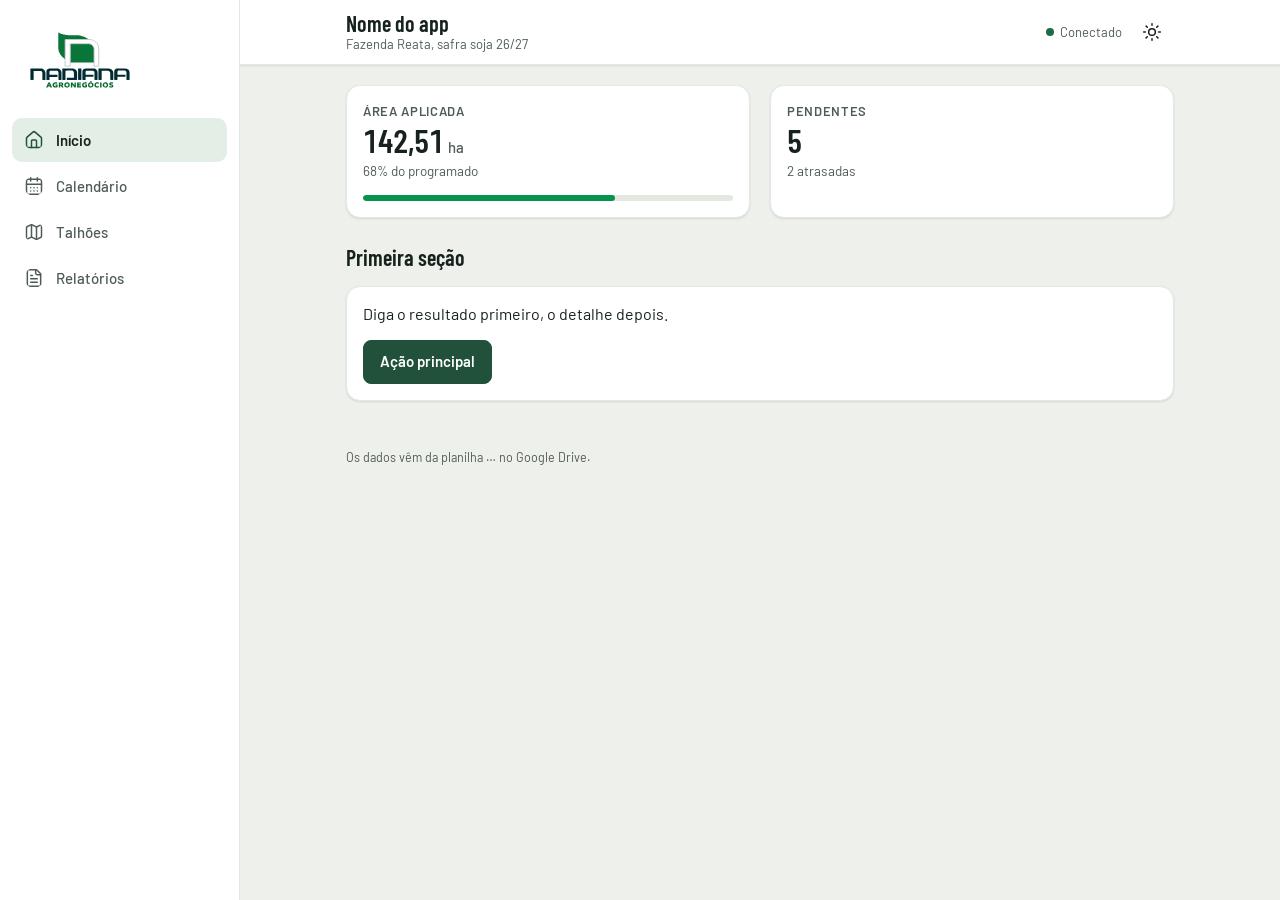
<file: v1/modelo.html>
<!doctype html>
<html lang="pt-BR">
<head>
<meta charset="utf-8">
<meta name="viewport" content="width=device-width, initial-scale=1, viewport-fit=cover">
<meta name="theme-color" content="#FFFFFF">
<title>Nome do app – Nadiana</title>
<!-- Modelo de partida para um novo app da Nadiana. Copie este arquivo e troque os caminhos relativos por https://fabianodsf12-beep.github.io/nadiana-design/v1/. -->
<link rel="icon" href="logos/nadiana-simbolo.png">
<link rel="stylesheet" href="tokens.css">
<link rel="stylesheet" href="componentes.css">
<script src="icones.js"></script>
<script src="nadiana.js" defer></script>
<style>
/* Estilos só deste app. Use sempre var(--token); nenhuma cor solta. */
main{display:flex;flex-direction:column;gap:var(--space-6);padding-block:var(--space-5)}
</style>
</head>
<body>
<div class="nd-app">
  <!-- Navegação: embaixo no celular, lateral no computador. Até 5 itens. -->
  <nav class="nd-nav desliza" aria-label="Principal">
    <div class="marca"><span class="nd-logo"><img src="logos/nadiana-logo-vertical.svg" alt="Nadiana Agronegócios"></span></div>
    <a href="#" aria-current="page"><svg class="nd-ic" aria-hidden="true"><use href="#i-house"/></svg>Início</a>
    <a href="#"><svg class="nd-ic" aria-hidden="true"><use href="#i-calendar-days"/></svg>Calendário</a>
    <a href="#"><svg class="nd-ic" aria-hidden="true"><use href="#i-map"/></svg>Talhões</a>
    <a href="#"><svg class="nd-ic" aria-hidden="true"><use href="#i-file-text"/></svg>Relatórios</a>
  </nav>

  <div class="nd-conteudo">
    <header class="nd-topo">
      <div class="nd-wrap">
        <img class="nd-simbolo" src="logos/nadiana-simbolo.svg" alt="Nadiana">
        <div class="app"><h1>Nome do app</h1><p>Fazenda Reata, safra soja 26/27</p></div>
        <div class="acoes">
          <span class="nd-net"><i></i>Conectado</span>
          <button class="nd-btn icone leve" type="button" data-nd-tema aria-label="Trocar tema claro/escuro"><svg class="nd-ic" aria-hidden="true"><use href="#i-sun"/></svg></button>
        </div>
      </div>
    </header>

    <main class="nd-wrap">
      <div class="nd-grade">
        <div class="nd-cartao"><div class="nd-kpi"><span class="rot">Área aplicada</span><span class="val">142,51<small>ha</small></span><span class="var">68% do programado</span></div><div class="nd-barra"><i style="--v:68%"></i></div></div>
        <div class="nd-cartao"><div class="nd-kpi"><span class="rot">Pendentes</span><span class="val">5</span><span class="var">2 atrasadas</span></div></div>
      </div>

      <section class="nd-secao">
        <h2>Primeira seção</h2>
        <div class="nd-cartao">
          <p class="nd-corpo" style="margin:0">Diga o resultado primeiro, o detalhe depois.</p>
          <div><button class="nd-btn primario" type="button" onclick="Nadiana.aviso('Ação feita')">Ação principal</button></div>
        </div>
      </section>

      <footer class="nd-rodape">Os dados vêm da planilha … no Google Drive.</footer>
    </main>
  </div>
</div>
</body>
</html>
</file>
<file: v1/tokens.css>
/* Nadiana — gerado de tokens.json por gerar_tokens.py. Não edite à mão. */
@font-face{font-family:'Barlow';font-weight:400;font-style:normal;font-display:swap;src:url('fonts/Barlow-400.woff2') format('woff2')}
@font-face{font-family:'Barlow';font-weight:500;font-style:normal;font-display:swap;src:url('fonts/Barlow-500.woff2') format('woff2')}
@font-face{font-family:'Barlow';font-weight:600;font-style:normal;font-display:swap;src:url('fonts/Barlow-600.woff2') format('woff2')}
@font-face{font-family:'Barlow Condensed';font-weight:500;font-style:normal;font-display:swap;src:url('fonts/BarlowCondensed-500.woff2') format('woff2')}
@font-face{font-family:'Barlow Condensed';font-weight:600;font-style:normal;font-display:swap;src:url('fonts/BarlowCondensed-600.woff2') format('woff2')}
@font-face{font-family:'Barlow Condensed';font-weight:700;font-style:normal;font-display:swap;src:url('fonts/BarlowCondensed-700.woff2') format('woff2')}
:root{
  --nadiana-verde:#04954D;--nadiana-verde-escuro:#007637;--nadiana-verde-claro:#04B365;--nadiana-petroleo:#01252B;--nadiana-preto:#171717;--verde-50:#E9FDED;--verde-100:#D5F7DD;--verde-200:#ACEBBD;--verde-300:#76D493;--verde-400:#04B365;--verde-500:#04954D;--verde-600:#007637;--verde-700:#025A2C;--verde-800:#034320;--verde-900:#062C15;--petroleo-50:#ECF7FA;--petroleo-100:#DBEDF1;--petroleo-200:#BFDADF;--petroleo-300:#98BCC3;--petroleo-400:#6D99A2;--petroleo-500:#487982;--petroleo-600:#2C5E67;--petroleo-700:#1A474F;--petroleo-800:#0D353C;--petroleo-900:#01252B;--apoio-terra:#79512C;--apoio-terra-claro:#F9EEE4;--apoio-palha:#8E7224;--apoio-palha-claro:#FCF1D8;--apoio-ceu:#196EA9;--apoio-ceu-claro:#E4F2FE;--apoio-sol:#E4B826;--apoio-sol-claro:#FFF3D2;--apoio-agua:#017B80;--apoio-agua-claro:#DEF6F7;--bg:#EDF0EB;--panel:#FFFFFF;--panel2:#F6F8F5;--ink:#17221C;--muted:#4F5C55;--line:#C9D1C7;--line2:#E3E8E1;--brand:#21513B;--brand-ink:#FFFFFF;--brand-soft:#E3EEE7;--ok:#1E6B45;--warn:#6B4A04;--warn-bg:#FDF2CF;--bad:#8A2D07;--bad-bg:#FDE7D8;--focus:#1E6FB8;--s-programada:#5E6A63;--s-prox7:#6FA6D2;--s-janela:#D99A06;--s-atrasada:#C2410C;--s-adiantada:#7462C4;--s-none:#E1E6DF;--mapa-aplicado:#D85C1E;--mapa-campo:#E6EBE5;--mapa-convencional:#A9B3AF;--infestacao-1:#F5CDA6;--infestacao-2:#EFA266;--infestacao-3:#D8692A;--infestacao-4:#8E3A0E;--relatorio-petroleo:#12303A;--graf-1:#04954D;--graf-2:#2A78D6;--graf-3:#D55181;--graf-4:#6250D6;--graf-5:#8B8C27;--graf-6:#0E9BB4;--graf-7:#AB9017;--graf-8:#C8729C;--graf-outros:#A9B3AF;
  --space-1:4px;--space-2:8px;--space-3:12px;--space-3_5:14px;--space-4:16px;--space-5:20px;--space-6:24px;--radius-xs:2px;--radius-sm:4px;--radius-md:8px;--radius-lg:10px;--radius-xl:12px;--radius-2xl:14px;--radius-pill:999px;--sombra-1:0 1px 2px rgba(16,28,22,.06), 0 1px 3px rgba(16,28,22,.05);--sombra-2:0 4px 12px -2px rgba(16,28,22,.12), 0 2px 4px rgba(16,28,22,.06);--sombra-3:0 16px 40px -8px rgba(0,0,0,.28), 0 4px 12px rgba(0,0,0,.12);--font-body:"Barlow", "Segoe UI", system-ui, sans-serif;--font-display:"Barlow Condensed", "Barlow", sans-serif;
  color-scheme:light;
}
@media (prefers-color-scheme: dark){
  :root:not([data-theme="light"]){--bg:#111814;--panel:#18211D;--panel2:#1F2A25;--ink:#E5ECE7;--muted:#A3B0A8;--line:#36433C;--line2:#2A3530;--brand:#2F7553;--brand-soft:#21362B;--ok:#7CC6A0;--warn:#F0C65A;--warn-bg:#3A3015;--bad:#F39A6B;--bad-bg:#3B2117;--focus:#7DB8EE;--s-programada:#B4BDB7;--s-prox7:#7DB4E0;--s-janela:#F0B52B;--s-atrasada:#F07A3C;--s-adiantada:#9B8BE0;--s-none:#25302A;--graf-2:#3987E5;--graf-4:#9085E9;--graf-5:#91922F;--graf-6:#1AA0B9;--graf-8:#CC6F9D;--graf-outros:#5E6A63;color-scheme:dark}
}
:root[data-theme="dark"]{--bg:#111814;--panel:#18211D;--panel2:#1F2A25;--ink:#E5ECE7;--muted:#A3B0A8;--line:#36433C;--line2:#2A3530;--brand:#2F7553;--brand-soft:#21362B;--ok:#7CC6A0;--warn:#F0C65A;--warn-bg:#3A3015;--bad:#F39A6B;--bad-bg:#3B2117;--focus:#7DB8EE;--s-programada:#B4BDB7;--s-prox7:#7DB4E0;--s-janela:#F0B52B;--s-atrasada:#F07A3C;--s-adiantada:#9B8BE0;--s-none:#25302A;--graf-2:#3987E5;--graf-4:#9085E9;--graf-5:#91922F;--graf-6:#1AA0B9;--graf-8:#CC6F9D;--graf-outros:#5E6A63;color-scheme:dark}
.nd-numero-destaque{font-family:var(--font-display);font-size:30px;font-weight:600;line-height:1.05}
.nd-titulo-pagina{font-family:var(--font-display);font-size:28px;font-weight:600;line-height:1.05}
.nd-subtitulo{font-family:var(--font-display);font-size:18px;font-weight:600;line-height:1.05}
.nd-corpo-destaque{font-family:var(--font-body);font-size:17px;font-weight:500;line-height:1.4}
.nd-corpo{font-family:var(--font-body);font-size:16px;font-weight:400;line-height:1.4}
.nd-corpo-pequeno{font-family:var(--font-body);font-size:14px;font-weight:400;line-height:1.4}
.nd-rotulo{font-family:var(--font-body);font-size:13px;font-weight:600;line-height:1.4;letter-spacing:0.05em;text-transform:uppercase}
.nd-legenda{font-family:var(--font-body);font-size:12.5px;font-weight:400;line-height:1.4}
</file>
<file: v1/componentes.css>
/* Nadiana — base e componentes. Usa só os tokens de tokens.css (carregue tokens.css antes deste). */

/* Movimento: tempos e curva padrão */
:root{--dur-rapida:120ms;--dur-media:200ms;--dur-lenta:320ms;--curva:cubic-bezier(.2,.8,.2,1);--curva-mola:cubic-bezier(.34,1.56,.64,1);--nav-altura:64px}

/* Base */
*,*::before,*::after{box-sizing:border-box}
html{scroll-padding-top:calc(env(safe-area-inset-top,0px) + 72px);-webkit-text-size-adjust:100%}
body{margin:0;background:var(--bg);color:var(--ink);font-family:var(--font-body);font-size:16px;line-height:1.4;min-height:100vh;-webkit-font-smoothing:antialiased}
button,input,select,textarea{font:inherit;color:inherit}
button{-webkit-tap-highlight-color:transparent}
:focus-visible{outline:2px solid var(--focus);outline-offset:3px}
h1,h2,h3{text-wrap:balance}
.nd-num{font-family:var(--font-display);font-variant-numeric:tabular-nums}
.nd-muted{color:var(--muted)}
.nd-wrap{width:100%;max-width:860px;margin:0 auto;padding-left:max(var(--space-4),env(safe-area-inset-left,0px));padding-right:max(var(--space-4),env(safe-area-inset-right,0px))}
.nd-wrap.largo{max-width:1440px}
.nd-wrap.estreito{max-width:640px}
/* Painel que ocupa a tela: .nd-wrap.cheio vai até 2.560 px e a margem lateral cresce com a tela.
   .nd-alto-tela: mapa ou gráfico principal com a altura visível da tela (menos o cabeçalho) */
:root{--margem-tela:clamp(16px,2vw,48px)}
.nd-wrap.cheio{max-width:2560px;padding-left:max(var(--margem-tela),env(safe-area-inset-left,0px));padding-right:max(var(--margem-tela),env(safe-area-inset-right,0px))}
.nd-alto-tela{height:clamp(380px,calc(100dvh - var(--alto-tela-desconto,190px)),1300px)}
.nd-grafico.cresce{height:clamp(260px,19vw,460px)}
.nd-sr{position:absolute;width:1px;height:1px;overflow:hidden;clip:rect(0 0 0 0);white-space:nowrap}

/* Ícones (icones.js) */
.nd-ic{width:20px;height:20px;flex-shrink:0;fill:none;stroke:currentColor;stroke-width:1.8;stroke-linecap:round;stroke-linejoin:round;vertical-align:middle}
.nd-ic.p{width:16px;height:16px}.nd-ic.g{width:24px;height:24px}

/* Símbolo (folha com o "n"): funciona sem placa em fundo claro e escuro. Cabeçalho, navegação no celular, ícone. */
.nd-simbolo{display:block;height:34px;width:auto;flex-shrink:0}
a:has(> .nd-simbolo){display:inline-flex;flex-shrink:0;border-radius:var(--radius-md)}
/* Logo vertical (com NADIANA e AGRONEGÓCIOS): o nome é escuro, então em fundo escuro vai na placa branca .nd-logo */
.nd-logo{display:inline-flex;align-items:center;background:#FFFFFF;border-radius:var(--radius-md);padding:6px 8px;flex-shrink:0;text-decoration:none}
.nd-logo img{display:block;height:22px;width:auto}
.nd-logo .s{display:none}
@media (max-width:599px){.nd-logo .h{display:none}.nd-logo .s{display:block;height:26px}.nd-logo{padding:4px}}

/* Cabeçalho claro (padrão): logo + nome do app; verde fica para as ações */
.nd-topo{background:var(--panel);color:var(--ink);border-bottom:1px solid var(--line2);box-shadow:var(--sombra-1);position:sticky;top:env(safe-area-inset-top,0px);z-index:20}
.nd-topo .nd-wrap{display:flex;align-items:center;gap:var(--space-3);min-height:64px;padding-block:var(--space-2)}
.nd-topo .app{display:flex;flex-direction:column;min-width:0;padding-left:var(--space-3);border-left:1px solid var(--line)}
.nd-topo h1{margin:0;font-family:var(--font-display);font-weight:600;font-size:22px;line-height:1.1;white-space:nowrap;overflow:hidden;text-overflow:ellipsis}
.nd-topo p{margin:0;font-size:13px;color:var(--muted);white-space:nowrap;overflow:hidden;text-overflow:ellipsis}
.nd-topo .acoes{margin-left:auto;display:flex;align-items:center;gap:var(--space-2)}
/* Faixa de marca: capas, tela inicial e abertura de relatório */
.nd-faixa{background:var(--nadiana-petroleo);color:#FFFFFF;padding-block:var(--space-6) calc(var(--space-6) * 2)}
.nd-faixa h1{margin:var(--space-4) 0 0;font-family:var(--font-display);font-weight:600;font-size:clamp(30px,6vw,42px);line-height:1}
.nd-faixa p{margin:var(--space-2) 0 0;font-size:15px;color:#C8D3D0}
.nd-faixa + .nd-wrap,.nd-faixa + main{margin-top:calc(var(--space-6) * -1.5)}

/* Estrutura de app: navegação embaixo no celular, lateral no computador */
.nd-app{min-height:100vh}
.nd-nav{position:fixed;left:0;right:0;bottom:0;z-index:30;display:flex;background:var(--panel);border-top:1px solid var(--line2);box-shadow:var(--sombra-3);padding:0 max(var(--space-2),env(safe-area-inset-right,0px)) env(safe-area-inset-bottom,0px) max(var(--space-2),env(safe-area-inset-left,0px))}
.nd-nav .marca{display:none}
.nd-nav a{flex:1;display:flex;flex-direction:column;align-items:center;justify-content:center;gap:2px;min-height:var(--nav-altura);color:var(--muted);text-decoration:none;font-size:12px;font-weight:600;border-radius:var(--radius-lg);transition:color var(--dur-rapida) var(--curva)}
.nd-nav a .nd-ic{width:24px;height:24px;padding:2px 14px;box-sizing:content-box;border-radius:var(--radius-pill);transition:background var(--dur-media) var(--curva)}
.nd-nav a[aria-current="page"]{color:var(--ink)}
.nd-nav a[aria-current="page"] .nd-ic{background:var(--brand-soft);color:var(--brand)}
.nd-conteudo{padding-bottom:calc(var(--nav-altura) + env(safe-area-inset-bottom,0px) + var(--space-4))}
@media (min-width:900px){
  .nd-app{display:grid;grid-template-columns:240px minmax(0,1fr)}
  .nd-nav{position:sticky;top:0;height:100vh;flex-direction:column;gap:2px;border-top:0;border-right:1px solid var(--line2);box-shadow:none;padding:var(--space-4) var(--space-3)}
  .nd-nav .marca{display:block;padding:var(--space-2) var(--space-2) var(--space-5)}
  .nd-nav .marca img{display:block;height:56px;width:auto}
  .nd-nav a{flex:0 0 auto;flex-direction:row;justify-content:flex-start;gap:var(--space-3);min-height:44px;padding:0 var(--space-3);font-size:15px;font-weight:500}
  .nd-nav a .nd-ic{width:20px;height:20px;padding:0;background:none!important}
  .nd-nav a:hover{background:var(--panel2);color:var(--ink)}
  .nd-nav a[aria-current="page"]{background:var(--brand-soft);color:var(--ink);font-weight:600}
  .nd-nav a[aria-current="page"] .nd-ic{color:var(--brand)}
  .nd-conteudo{padding-bottom:var(--space-6)}
  .nd-app .nd-topo .nd-logo,.nd-app .nd-topo .nd-simbolo{display:none}
  .nd-app .nd-topo .app{padding-left:0;border-left:0}
}
/* Logo vertical na lateral e na faixa de marca, dentro da placa branca */
.nd-nav .marca .nd-logo{padding:8px 10px}
.nd-faixa .nd-logo{padding:10px 14px}
.nd-faixa .nd-logo img{height:72px}

/* Abas no topo de uma área (trocar de visão dentro da página) */
.nd-abas{display:flex;gap:var(--space-1);border-bottom:1px solid var(--line);overflow-x:auto;scrollbar-width:none}
.nd-abas button{position:relative;border:0;background:transparent;min-height:44px;padding:0 var(--space-3_5);font-size:15px;font-weight:500;color:var(--muted);cursor:pointer;white-space:nowrap}
.nd-abas button::after{content:"";position:absolute;left:var(--space-2);right:var(--space-2);bottom:-1px;height:3px;border-radius:3px 3px 0 0;background:var(--brand);transform:scaleX(0);transition:transform var(--dur-media) var(--curva)}
.nd-abas button[aria-selected="true"]{color:var(--ink);font-weight:600}
.nd-abas button[aria-selected="true"]::after{transform:scaleX(1)}

/* Cartão */
.nd-cartao{background:var(--panel);border:1px solid var(--line2);border-radius:var(--radius-2xl);box-shadow:var(--sombra-1);padding:var(--space-4);display:flex;flex-direction:column;gap:var(--space-3_5);min-width:0}
.nd-cartao.grande{padding:var(--space-6)}
.nd-cartao h2{margin:0;font-family:var(--font-display);font-weight:600;font-size:18px;line-height:1.1}
.nd-cartao .cab{display:flex;align-items:center;justify-content:space-between;gap:var(--space-3)}
a.nd-cartao,button.nd-cartao{text-decoration:none;color:var(--ink);text-align:left;font:inherit;cursor:pointer;transition:border-color var(--dur-media) var(--curva),box-shadow var(--dur-media) var(--curva),transform var(--dur-media) var(--curva)}
a.nd-cartao:hover,button.nd-cartao:hover{border-color:var(--line);box-shadow:var(--sombra-2);transform:translateY(-2px)}
.nd-grade{display:grid;grid-template-columns:repeat(auto-fit,minmax(min(100%,240px),1fr));gap:var(--space-5)}
.nd-pilha{display:flex;flex-direction:column;gap:var(--space-4)}
.nd-secao{display:flex;flex-direction:column;gap:var(--space-3_5)}
.nd-secao > h2{margin:0;font-family:var(--font-display);font-weight:600;font-size:22px}

/* Número com rótulo */
.nd-kpi{display:flex;flex-direction:column;gap:var(--space-1)}
.nd-kpi .rot{display:flex;align-items:center;gap:6px;font-size:13px;font-weight:600;letter-spacing:.05em;text-transform:uppercase;color:var(--muted)}
.nd-kpi .val{font-family:var(--font-display);font-weight:600;font-size:32px;line-height:1.05;font-variant-numeric:tabular-nums}
.nd-kpi .val small{font-family:var(--font-body);font-size:15px;font-weight:500;color:var(--muted);margin-left:var(--space-1)}
.nd-kpi .var{font-size:13.5px;color:var(--muted)}
.nd-barra{height:6px;border-radius:var(--radius-pill);background:var(--line2);overflow:hidden}
.nd-barra i{display:block;height:100%;width:var(--v,0%);background:var(--nadiana-verde);border-radius:inherit}

/* Botões */
.nd-btn{min-height:44px;padding:0 var(--space-4);border:1px solid var(--line);border-radius:var(--radius-md);background:var(--panel);color:var(--ink);cursor:pointer;display:inline-flex;align-items:center;justify-content:center;gap:var(--space-2);font-size:15px;font-weight:500;white-space:nowrap;text-decoration:none;transition:background var(--dur-rapida) var(--curva),border-color var(--dur-rapida) var(--curva),transform var(--dur-rapida) var(--curva)}
.nd-btn:hover{border-color:var(--muted);background:var(--panel2)}
.nd-btn:active{transform:scale(.97)}
.nd-btn.primario{background:var(--brand);color:var(--brand-ink);border-color:var(--brand);font-weight:600}
.nd-btn.primario:hover{filter:brightness(1.1)}
.nd-btn.leve{border-color:transparent;background:transparent}
.nd-btn.leve:hover{background:var(--panel2)}
.nd-btn.icone{width:44px;padding:0}
.nd-btn.grande{min-height:52px;width:100%;font-size:17px;border-radius:var(--radius-lg)}
.nd-btn:disabled{opacity:.5;cursor:not-allowed;transform:none}
/* Botão flutuante de ação principal (celular) */
.nd-fab{position:fixed;right:max(var(--space-4),env(safe-area-inset-right,0px));bottom:calc(var(--nav-altura) + env(safe-area-inset-bottom,0px) + var(--space-4));z-index:25;min-height:56px;padding:0 var(--space-5);border:0;border-radius:var(--radius-2xl);background:var(--brand);color:var(--brand-ink);font-size:16px;font-weight:600;display:inline-flex;align-items:center;gap:var(--space-2);box-shadow:var(--sombra-3);cursor:pointer}
@media (min-width:900px){.nd-fab{bottom:var(--space-6)}}

/* Campos de formulário */
.nd-campo{display:flex;flex-direction:column;gap:6px;font-size:14px;font-weight:500}
.nd-campo .dica{font-size:13.5px;font-weight:400;color:var(--muted)}
.nd-inp{height:48px;padding:0 var(--space-3_5);border:1px solid var(--line);border-radius:var(--radius-lg);background:var(--panel);font-size:16px;width:100%;min-width:0;transition:border-color var(--dur-rapida) var(--curva)}
.nd-inp:hover{border-color:var(--muted)}
.nd-inp:focus{border-color:var(--brand);outline:none;box-shadow:0 0 0 3px var(--brand-soft)}
.nd-inp:focus-visible{outline:2px solid var(--focus);outline-offset:1px}
.nd-inp[aria-invalid="true"]{border-color:var(--bad)}
textarea.nd-inp{height:auto;padding:var(--space-3) var(--space-3_5);resize:vertical}
.nd-linha2{display:grid;grid-template-columns:repeat(2,minmax(0,1fr));gap:var(--space-3)}
.nd-erro-campo{font-size:13.5px;font-weight:500;color:var(--bad);display:flex;align-items:center;gap:6px}
/* Busca com ícone */
.nd-busca{position:relative;display:flex;align-items:center;min-width:0}
.nd-busca .nd-ic{position:absolute;left:var(--space-3);color:var(--muted);pointer-events:none}
.nd-busca .nd-inp{padding-left:40px;height:44px;border-radius:var(--radius-pill)}

/* Filtros em linha (liga/desliga) */
.nd-filtros{display:flex;gap:var(--space-2);overflow-x:auto;scrollbar-width:none;padding-bottom:2px}
.nd-filtro{display:inline-flex;align-items:center;gap:6px;min-height:36px;padding:0 var(--space-3_5);border:1px solid var(--line);border-radius:var(--radius-pill);background:var(--panel);font-size:14px;font-weight:500;cursor:pointer;white-space:nowrap;transition:background var(--dur-rapida) var(--curva)}
.nd-filtro .q{font-variant-numeric:tabular-nums;color:var(--muted);font-weight:400}
.nd-filtro[aria-pressed="true"]{background:var(--ink);border-color:var(--ink);color:var(--panel)}
.nd-filtro[aria-pressed="true"] .q{color:inherit;opacity:.75}

/* Seletor segmentado (uma opção entre poucas) */
.nd-seg{display:flex;padding:3px;gap:3px;border-radius:var(--radius-lg);background:var(--line2)}
.nd-seg button{flex:1;min-height:40px;padding:0 var(--space-3);border:0;border-radius:var(--radius-md);background:transparent;font-size:15px;font-weight:500;color:var(--muted);cursor:pointer;transition:background var(--dur-media) var(--curva),color var(--dur-media) var(--curva)}
.nd-seg button[aria-pressed="true"]{background:var(--panel);color:var(--ink);font-weight:600;box-shadow:var(--sombra-1)}

/* Chips (itens escolhidos, removíveis) */
.nd-chips{display:flex;flex-wrap:wrap;gap:var(--space-2)}
.nd-chip{display:inline-flex;align-items:center;gap:var(--space-1);padding:var(--space-1) var(--space-1) var(--space-1) var(--space-3);border-radius:var(--radius-pill);background:var(--brand-soft);color:var(--ink);font-size:14px;font-weight:600;min-height:34px}
.nd-chip span{font-weight:400;color:var(--muted)}
.nd-chip button{width:30px;height:30px;border:0;border-radius:50%;background:transparent;cursor:pointer;display:inline-flex;align-items:center;justify-content:center;color:var(--muted)}
.nd-chip button:hover{background:var(--panel);color:var(--ink)}
.nd-chip:not(:has(button)){padding-right:var(--space-3)}

/* Etiqueta de situação (sempre com palavra, nunca só cor) */
.nd-pill{display:inline-flex;align-items:center;gap:6px;padding:3px var(--space-3);border-radius:var(--radius-pill);font-weight:600;font-size:13px;background:var(--panel2);border:1px solid var(--line2);color:var(--ink);white-space:nowrap}
.nd-pill .nd-ic{width:14px;height:14px;stroke-width:2.2}
.nd-pill.aviso{background:var(--warn-bg);color:var(--warn);border-color:transparent}
.nd-pill.erro{background:var(--bad-bg);color:var(--bad);border-color:transparent}
.nd-pill.ok{background:var(--brand-soft);color:var(--ok);border-color:transparent}

/* Status do calendário de aplicações: marcador colorido + nome */
.nd-st{display:inline-flex;align-items:center;gap:6px;font-size:14px}
.nd-st::before{content:"";width:10px;height:10px;border-radius:var(--radius-sm);background:var(--c,var(--s-none));flex-shrink:0}
.nd-st.programada{--c:var(--s-programada)}.nd-st.prox7{--c:var(--s-prox7)}.nd-st.janela{--c:var(--s-janela)}
.nd-st.atrasada{--c:var(--s-atrasada)}.nd-st.adiantada{--c:var(--s-adiantada)}.nd-st.none{--c:var(--s-none)}
.nd-st.none::before{box-shadow:inset 0 0 0 1px var(--line)}

/* Mensagem em faixa */
.nd-msg{display:flex;gap:var(--space-3);align-items:flex-start;padding:var(--space-3) var(--space-3_5);border-radius:var(--radius-lg);background:var(--brand-soft);color:var(--ink);font-size:15px}
.nd-msg.aviso{background:var(--warn-bg);color:var(--warn)}
.nd-msg.erro{background:var(--bad-bg);color:var(--bad)}
.nd-msg .nd-ic{margin-top:1px}
.nd-msg b{display:block}

/* Aviso rápido (toast): Nadiana.aviso("Execução registrada") */
.nd-toasts{position:fixed;left:50%;transform:translateX(-50%);bottom:calc(var(--nav-altura) + env(safe-area-inset-bottom,0px) + var(--space-4));z-index:60;display:flex;flex-direction:column;align-items:center;gap:var(--space-2);width:min(calc(100% - 32px),420px);pointer-events:none}
@media (min-width:900px){.nd-toasts{bottom:var(--space-6)}}
.nd-toast{pointer-events:auto;display:flex;align-items:center;gap:var(--space-3);width:100%;padding:var(--space-3) var(--space-4);border-radius:var(--radius-xl);background:var(--ink);color:var(--panel);font-size:15px;font-weight:500;box-shadow:var(--sombra-3);animation:nd-sobe var(--dur-lenta) var(--curva)}
.nd-toast .nd-ic{color:var(--panel)}
.nd-toast button{margin-left:auto;border:0;background:transparent;color:inherit;font-weight:600;min-height:36px;padding:0 var(--space-2);cursor:pointer;text-decoration:underline;text-underline-offset:3px}
.nd-toast.sai{opacity:0;transform:translateY(8px);transition:opacity var(--dur-media),transform var(--dur-media)}
@keyframes nd-sobe{from{opacity:0;transform:translateY(12px)}to{opacity:1;transform:none}}

/* Folha de baixo (celular) / janela (computador): <dialog class="nd-folha"> */
.nd-folha{border:0;padding:0;margin:auto auto 0;width:100%;max-width:560px;max-height:88vh;border-radius:var(--radius-2xl) var(--radius-2xl) 0 0;background:var(--panel);color:var(--ink);box-shadow:var(--sombra-3)}
.nd-folha[open]{animation:nd-folha-sobe var(--dur-lenta) var(--curva)}
.nd-folha::backdrop{background:rgba(0,0,0,.45)}
.nd-folha .alca{width:40px;height:4px;border-radius:2px;background:var(--line);margin:var(--space-2) auto 0}
.nd-folha .cab{display:flex;align-items:center;justify-content:space-between;gap:var(--space-3);padding:var(--space-3) var(--space-3) 0 var(--space-5)}
.nd-folha h2{margin:0;font-family:var(--font-display);font-weight:600;font-size:22px}
.nd-folha .corpo{padding:var(--space-3) var(--space-5) calc(var(--space-5) + env(safe-area-inset-bottom,0px));display:flex;flex-direction:column;gap:var(--space-3_5);overflow-y:auto}
@keyframes nd-folha-sobe{from{transform:translateY(40px);opacity:0}to{transform:none;opacity:1}}
@media (min-width:700px){.nd-folha{margin:auto;border-radius:var(--radius-2xl)}.nd-folha .alca{display:none}.nd-folha .corpo{padding-bottom:var(--space-5)}}

/* Estado vazio */
.nd-vazio{display:flex;flex-direction:column;align-items:center;text-align:center;gap:var(--space-2);padding:var(--space-6) var(--space-4)}
.nd-vazio .ic{width:56px;height:56px;border-radius:50%;background:var(--brand-soft);color:var(--brand);display:inline-flex;align-items:center;justify-content:center;margin-bottom:var(--space-2)}
.nd-vazio .ic .nd-ic{width:26px;height:26px}
.nd-vazio h3{margin:0;font-family:var(--font-display);font-weight:600;font-size:20px}
.nd-vazio p{margin:0 0 var(--space-2);color:var(--muted);max-width:36ch;font-size:15px}

/* Carregando: esqueleto no lugar do conteúdo */
.nd-esq{display:block;border-radius:var(--radius-md);background:linear-gradient(90deg,var(--line2) 0%,var(--panel2) 50%,var(--line2) 100%);background-size:200% 100%;animation:nd-brilho 1.4s ease-in-out infinite;height:14px}
.nd-esq.t{height:22px;width:55%}.nd-esq.n{height:32px;width:40%}.nd-esq.l{width:90%}.nd-esq.c{width:70%}
@keyframes nd-brilho{from{background-position:100% 0}to{background-position:-100% 0}}

/* Lista de linhas dentro de cartão */
.nd-lista{display:flex;flex-direction:column}
.nd-lista > *{display:flex;justify-content:space-between;align-items:center;gap:var(--space-3);padding:var(--space-3) 0;border-bottom:1px solid var(--line2);min-height:56px;color:inherit;text-decoration:none}
.nd-lista > *:last-child{border-bottom:0}
.nd-lista .ini{display:flex;align-items:center;gap:var(--space-3);min-width:0}
.nd-lista .av{width:40px;height:40px;border-radius:var(--radius-lg);background:var(--panel2);color:var(--muted);display:inline-flex;align-items:center;justify-content:center;flex-shrink:0}
.nd-lista .t{font-weight:600;display:block}
.nd-lista .s{font-size:13px;color:var(--muted);display:block}
a.nd-lista-item:hover,.nd-lista > a:hover{background:var(--panel2);margin-inline:calc(var(--space-4) * -1);padding-inline:var(--space-4)}

/* Tabela */
.nd-tabela-wrap{overflow-x:auto;border:1px solid var(--line2);border-radius:var(--radius-xl);background:var(--panel);box-shadow:var(--sombra-1)}
.nd-tabela{width:100%;border-collapse:collapse;font-size:14px}
.nd-tabela th{text-align:left;font-size:12px;font-weight:600;letter-spacing:.05em;text-transform:uppercase;color:var(--muted);padding:var(--space-3) var(--space-3_5);border-bottom:1px solid var(--line);white-space:nowrap;background:var(--panel2)}
.nd-tabela td{padding:var(--space-3) var(--space-3_5);border-bottom:1px solid var(--line2)}
.nd-tabela tr:last-child td{border-bottom:0}
.nd-tabela tbody tr:hover{background:var(--panel2)}
.nd-tabela .n{text-align:right;font-variant-numeric:tabular-nums;white-space:nowrap}
.nd-tabela tfoot td{font-weight:600;border-top:1px solid var(--line);border-bottom:0}

/* Gráfico (Chart.js com graficos.js) */
.nd-grafico{position:relative;height:260px;min-width:0}
.nd-legenda-graf{display:flex;flex-wrap:wrap;gap:var(--space-2) var(--space-4);font-size:13.5px;color:var(--muted)}
.nd-legenda-graf span{display:inline-flex;align-items:center;gap:6px}
.nd-legenda-graf i{width:12px;height:3px;border-radius:2px;background:var(--c)}

/* Indicador de conexão */
.nd-net{display:inline-flex;align-items:center;gap:6px;font-size:13px;color:var(--muted);white-space:nowrap}
.nd-net i{width:8px;height:8px;border-radius:50%;background:var(--ok)}
.nd-net.ocupado i{background:var(--s-janela)}.nd-net.erro i{background:var(--bad)}

/* Rodapé */
.nd-rodape{font-size:12.5px;color:var(--muted);padding-block:var(--space-6)}

/* ---------- Movimento ---------- */
/* Toque com onda: a onda sai do ponto tocado (nadiana.js) */
.nd-onda{position:relative;overflow:hidden;isolation:isolate}
.nd-onda-gota{position:absolute;border-radius:50%;background:currentColor;opacity:.25;transform:scale(0);pointer-events:none;z-index:-1;animation:nd-gota 560ms var(--curva) forwards}
@keyframes nd-gota{to{transform:scale(1);opacity:0}}
/* Ícone que se mexe em qualquer botão ou link: .seta avança, .gira gira, .desce desce */
.seta,.gira,.desce{transition:transform var(--dur-media) var(--curva-mola)}
:is(button,a):is(:hover,:focus-visible) .seta{transform:translateX(4px)}
:is(button,a):is(:hover,:focus-visible) .gira{transform:rotate(90deg)}
:is(button,a):is(:hover,:focus-visible) .desce{transform:translateY(3px)}
/* Botão com estado: Salvar → Enviando… → Salvo (Nadiana.estado) */
.nd-estado{display:inline-grid;min-width:180px}
.nd-estado > span{grid-area:1/1;display:inline-flex;align-items:center;justify-content:center;gap:var(--space-2);transition:opacity var(--dur-media) var(--curva),transform var(--dur-media) var(--curva)}
.nd-estado .env,.nd-estado .ok{opacity:0;transform:translateY(8px)}
.nd-estado[data-estado="enviando"] .rot,.nd-estado[data-estado="feito"] .rot{opacity:0;transform:translateY(-8px)}
.nd-estado[data-estado="enviando"] .env,.nd-estado[data-estado="feito"] .ok{opacity:1;transform:none}
.nd-estado[data-estado],.nd-estado[data-estado]:disabled{opacity:1}
.nd-estado[data-estado="enviando"]{cursor:progress}
.nd-estado .ok path{stroke-dasharray:1;stroke-dashoffset:1;transition:stroke-dashoffset 420ms var(--curva) 120ms}
.nd-estado[data-estado="feito"] .ok path{stroke-dashoffset:0}
.nd-giro{width:16px;height:16px;border:2px solid currentColor;border-right-color:transparent;border-radius:50%;animation:nd-gira 700ms linear infinite;flex-shrink:0}
@keyframes nd-gira{to{transform:rotate(360deg)}}
/* Segurar para confirmar: enche enquanto o dedo fica apertado (evento nd-confirma) */
.nd-segurar{position:relative;overflow:hidden;isolation:isolate;color:var(--bad);border-color:var(--bad);touch-action:manipulation;-webkit-user-select:none;user-select:none}
.nd-segurar:hover{background:var(--panel);border-color:var(--bad)}
.nd-segurar .enche{position:absolute;inset:0;background:var(--bad-bg);transform:scaleX(var(--p,0));transform-origin:left;z-index:-1;pointer-events:none}
.nd-segurar.volta .enche{transition:transform var(--dur-lenta) var(--curva)}
/* Seletor com pílula que desliza: .nd-seg.desliza, ou .nd-desliza num seletor próprio (botões com aria-pressed, 3px de respiro) */
:is(.nd-seg.desliza,.nd-desliza){position:relative}
:is(.nd-seg.desliza,.nd-desliza) > .pilula{position:absolute;top:3px;bottom:3px;left:0;width:0;border-radius:var(--radius-md);background:var(--panel);box-shadow:var(--sombra-1);transition:transform 380ms var(--curva-mola),width 380ms var(--curva-mola);pointer-events:none}
:is(.nd-seg.desliza,.nd-desliza) > button{position:relative;z-index:1}
:is(.nd-seg.desliza,.nd-desliza) > button[aria-pressed="true"]{background:transparent;box-shadow:none}
/* Confirmação com visto desenhado (Nadiana.feito) */
.nd-feito{display:flex;flex-direction:column;align-items:center;gap:var(--space-2);text-align:center;padding-block:var(--space-3)}
.nd-feito svg{width:76px;height:76px}
.nd-feito circle{fill:var(--brand-soft);stroke:var(--nadiana-verde);stroke-width:3;stroke-dasharray:1;stroke-dashoffset:0}
.nd-feito path{fill:none;stroke:var(--ok);stroke-width:4.5;stroke-linecap:round;stroke-linejoin:round;stroke-dasharray:1;stroke-dashoffset:0}
.nd-feito b{font-family:var(--font-display);font-size:22px;font-weight:600}
.nd-feito.toca svg{animation:nd-pula 480ms var(--curva-mola) both}
.nd-feito.toca circle{animation:nd-desenha 520ms var(--curva) both}
.nd-feito.toca path{animation:nd-desenha 380ms var(--curva) 360ms both}
@keyframes nd-desenha{from{stroke-dashoffset:1}to{stroke-dashoffset:0}}
@keyframes nd-pula{from{transform:scale(0)}to{transform:scale(1)}}
/* Ponto "ao vivo": pulsa enquanto os dados estão em dia; com .erro ou .ocupado, para */
.nd-net.vivo i{position:relative}
.nd-net.vivo i::after{content:"";position:absolute;inset:0;border-radius:50%;background:inherit;animation:nd-ping 1.8s var(--curva) infinite}
.nd-net.vivo.erro i::after,.nd-net.vivo.ocupado i::after{display:none}
@keyframes nd-ping{from{transform:scale(1);opacity:.7}to{transform:scale(2.8);opacity:0}}

/* ---------- Toque e troca de tela ---------- */
/* Cartão e linha que afundam: cartões e linhas tocáveis encolhem no toque e voltam com mola (.nd-afunda em qualquer outro) */
a.nd-cartao,button.nd-cartao,.nd-lista > a,.nd-lista > button,.nd-afunda{transition:border-color var(--dur-media) var(--curva),box-shadow var(--dur-media) var(--curva),background var(--dur-media) var(--curva),transform 280ms var(--curva-mola)}
a.nd-cartao:active,button.nd-cartao:active,.nd-lista > a:active,.nd-lista > button:active,.nd-afunda:active{transform:scale(.97);transition-duration:var(--dur-media),var(--dur-media),var(--dur-media),90ms}
.nd-lista > button{width:100%;border:0;border-bottom:1px solid var(--line2);background:transparent;text-align:left;font:inherit;cursor:pointer}
.nd-lista > button:last-child{border-bottom:0}

/* Menu que nasce do botão: <div class="nd-menu-ancora"><button data-nd-menu="m1" aria-expanded="false">…</button><div class="nd-menu" id="m1" role="menu"><button role="menuitem">…</button></div></div> */
.nd-menu-ancora{position:relative;display:inline-block}
.nd-menu{position:absolute;top:calc(100% + 6px);right:0;z-index:25;min-width:210px;padding:6px;background:var(--panel);border:1px solid var(--line2);border-radius:var(--radius-xl);box-shadow:var(--sombra-2);display:flex;flex-direction:column;transform-origin:top right;opacity:0;transform:scale(.88) translateY(-4px);visibility:hidden;transition:opacity 140ms var(--curva),transform 180ms var(--curva),visibility 0s 180ms}
.nd-menu.esquerda{right:auto;left:0;transform-origin:top left}
.nd-menu.acima{top:auto;bottom:calc(100% + 6px);transform-origin:bottom right}
.nd-menu.acima.esquerda{transform-origin:bottom left}
.nd-menu.aberto{opacity:1;transform:none;visibility:visible;transition:opacity 160ms var(--curva),transform 280ms var(--curva-mola),visibility 0s}
.nd-menu > button,.nd-menu > a{display:flex;align-items:center;gap:var(--space-3);min-height:44px;padding:0 var(--space-3);border:0;border-radius:var(--radius-md);background:transparent;color:var(--ink);text-decoration:none;cursor:pointer;font-size:15px;text-align:left;white-space:nowrap}
.nd-menu > button:hover,.nd-menu > a:hover,.nd-menu > :focus-visible{background:var(--panel2)}
.nd-menu > .perigo{color:var(--bad)}
.nd-menu > hr{border:0;border-top:1px solid var(--line2);margin:4px 0}

/* Número que rola: Nadiana.rolar(el, 4). O número novo entra de baixo quando sobe e de cima quando desce */
.nd-rola{display:inline-grid;overflow:hidden;vertical-align:bottom}
.nd-rola > span{grid-area:1/1}
.nd-rola > .entra{animation:nd-rola-entra 300ms var(--curva-mola) both}
.nd-rola > .sai{animation:nd-rola-sai 220ms var(--curva) both}
.nd-rola.desce > .entra{--de:-100%}
.nd-rola.desce > .sai{--para:100%}
@keyframes nd-rola-entra{from{transform:translateY(var(--de,100%));opacity:0}}
@keyframes nd-rola-sai{to{transform:translateY(var(--para,-100%));opacity:0}}
/* Selo de contagem sobre um ícone (navegação, sino). .erro para atrasos. Some com hidden quando zera */
.nd-selo{position:absolute;top:4px;left:calc(50% + 6px);min-width:20px;height:20px;padding:0 5px;border-radius:var(--radius-pill);background:var(--brand);color:var(--brand-ink);font-size:12px;font-weight:700;line-height:1;display:inline-flex;align-items:center;justify-content:center;font-variant-numeric:tabular-nums;pointer-events:none}
.nd-selo.erro{background:var(--bad);color:var(--panel)}
.nd-selo.pinga{animation:nd-selo-pinga 420ms var(--curva-mola)}
@keyframes nd-selo-pinga{40%{transform:scale(1.35)}}
.nd-nav a,.nd-nav button{position:relative}
@media (min-width:900px){.nd-nav .nd-selo{position:static;margin-left:auto}}

/* Elemento da base com hidden some de verdade, mesmo que a classe dê display (as trocas de tela usam hidden) */
[class*="nd-"][hidden]{display:none!important}
/* Troca de tela: Nadiana.trocar(de, para, {modo:"suave"|"frente"|"volta"|"cresce"}).
   O cabeçalho e a navegação ficam parados; entre páginas (Início → Painel) a troca é suave sozinha */
@view-transition{navigation:auto}
.nd-topo{view-transition-name:nd-topo}
.nd-nav{view-transition-name:nd-nav}
::view-transition-old(root){animation:nd-vt-sai 120ms var(--curva) both}
::view-transition-new(root){animation:nd-vt-entra 260ms var(--curva) 60ms both}
html[data-nd-troca="frente"]::view-transition-old(root){animation:nd-vt-recua 340ms var(--curva) both}
html[data-nd-troca="frente"]::view-transition-new(root){animation:nd-vt-de-lado 340ms var(--curva) both}
html[data-nd-troca="volta"]::view-transition-old(root){animation:nd-vt-de-lado 340ms var(--curva) reverse both;z-index:1}
html[data-nd-troca="volta"]::view-transition-new(root){animation:nd-vt-recua 340ms var(--curva) reverse both}
html[data-nd-troca="cresce"]::view-transition-old(root){animation:nd-vt-sai 160ms var(--curva) both}
html[data-nd-troca="cresce"]::view-transition-new(root){animation:nd-vt-entra 220ms var(--curva) 160ms both}
::view-transition-group(nd-cresce){animation-duration:380ms;animation-timing-function:var(--curva)}
::view-transition-old(nd-cresce),::view-transition-new(nd-cresce){height:100%;object-fit:cover;object-position:top left}
@keyframes nd-vt-sai{to{opacity:0}}
@keyframes nd-vt-entra{from{opacity:0;transform:translateY(10px)}}
@keyframes nd-vt-de-lado{from{transform:translateX(100%)}to{transform:none}}
@keyframes nd-vt-recua{from{transform:none;opacity:1}to{transform:translateX(-25%);opacity:.4}}
/* Sem View Transitions no navegador: a tela nova só aparece subindo de leve */
.nd-aparece{animation:nd-vt-entra 260ms var(--curva) both}
.nd-aparece.frente{animation-name:nd-vem-direita}
.nd-aparece.volta{animation-name:nd-vem-esquerda}
@keyframes nd-vem-direita{from{opacity:0;transform:translateX(32px)}}
@keyframes nd-vem-esquerda{from{opacity:0;transform:translateX(-32px)}}

/* Marcador da navegação que desliza: .nd-nav.desliza. O fundo verde corre até o item ativo e o ícone dá um pulinho */
.nd-nav.desliza > .nd-nav-marca{position:absolute;left:0;top:0;width:0;height:0;border-radius:var(--radius-pill);background:var(--brand-soft);pointer-events:none;transition:transform 400ms var(--curva-mola),width 400ms var(--curva-mola),height 400ms var(--curva-mola)}
.nd-nav.desliza > .nd-nav-marca.parado{transition:none}
.nd-nav.desliza a,.nd-nav.desliza button{z-index:1}
.nd-nav.desliza [aria-current="page"] .nd-ic{background:none}
.nd-nav .nd-ic.pula{animation:nd-ic-pula 420ms var(--curva-mola)}
@keyframes nd-ic-pula{40%{transform:translateY(-4px) scale(1.12)}}
@media (min-width:900px){
  .nd-nav.desliza > .nd-nav-marca{border-radius:var(--radius-lg)}
  .nd-nav.desliza [aria-current="page"]{background:transparent}
}

/* ---------- Carregamento ---------- */
/* Esqueleto que vira conteúdo: <div class="nd-carrega"><div class="esqueleto">…nd-esq…</div><div class="conteudo">…</div></div>
   Nadiana.pronto(el) troca um pelo outro no mesmo lugar */
.nd-carrega{display:grid}
.nd-carrega > *{grid-area:1/1;min-width:0;transition:opacity var(--dur-lenta) var(--curva),transform var(--dur-lenta) var(--curva),visibility 0s}
.nd-carrega > .conteudo{opacity:0;transform:translateY(6px);visibility:hidden}
.nd-carrega[data-pronto] > .esqueleto{opacity:0;visibility:hidden;transition-delay:0s,0s,var(--dur-lenta)}
.nd-carrega[data-pronto] > .conteudo{opacity:1;transform:none;visibility:visible}

/* Abertura com o símbolo: Nadiana.abertura("Abrindo o Painel") … Nadiana.abertura.fim() */
.nd-abertura{position:fixed;inset:0;z-index:60;display:flex;flex-direction:column;align-items:center;justify-content:center;gap:var(--space-5);background:var(--bg);padding:var(--space-4);transition:opacity var(--dur-lenta) var(--curva)}
.nd-abertura.sai{opacity:0;pointer-events:none}
.nd-abertura .roda{position:relative;width:112px;height:112px;display:flex;align-items:center;justify-content:center}
.nd-abertura .roda img{width:60px;height:auto;animation:nd-respira 1.6s var(--curva) infinite alternate}
.nd-abertura .roda svg{position:absolute;inset:0;width:100%;height:100%;animation:nd-gira 1.4s linear infinite}
.nd-abertura .roda circle{fill:none;stroke-width:4;stroke-linecap:round}
.nd-abertura .roda .fundo{stroke:var(--line2)}
.nd-abertura .roda .arco{stroke:var(--brand);stroke-dasharray:80 400}
.nd-abertura p{margin:0;font-size:16px;font-weight:500;min-height:1.4em;text-align:center}
@keyframes nd-respira{from{transform:scale(.94);opacity:.85}to{transform:scale(1.04);opacity:1}}

/* Barra com etapas: var c = Nadiana.etapas(el, ["Conectando à planilha", …]); c.etapa(1); c.fim() */
.nd-etapas{display:flex;flex-direction:column;gap:var(--space-3)}
.nd-etapas .topo{display:flex;justify-content:space-between;align-items:baseline;gap:var(--space-3);font-weight:500}
.nd-etapas .topo b{font-family:var(--font-display);font-weight:600;font-size:26px;font-variant-numeric:tabular-nums}
.nd-etapas .nd-barra{height:8px}
.nd-etapas .nd-barra i{transition:width var(--dur-lenta) var(--curva)}
.nd-etapas ol{list-style:none;margin:0;padding:0;display:flex;flex-direction:column;gap:6px}
.nd-etapas li{display:flex;align-items:center;gap:var(--space-2);font-size:14px;color:var(--muted)}
.nd-etapas li > i{width:18px;height:18px;flex-shrink:0;display:inline-flex;align-items:center;justify-content:center}
.nd-etapas li > i::before{content:"";width:10px;height:10px;border-radius:50%;border:2px solid var(--line)}
.nd-etapas li.agora{color:var(--ink);font-weight:600}
.nd-etapas li.agora > i::before{width:14px;height:14px;border-color:currentColor;border-right-color:transparent;animation:nd-gira 700ms linear infinite}
.nd-etapas li.feita{color:var(--ink)}
.nd-etapas li.feita > i::before{display:none}
.nd-etapas li.feita > i .nd-ic{width:18px;height:18px;color:var(--ok)}
.nd-etapas .nd-msg{font-size:14px}

@media (prefers-reduced-motion:reduce){*,*::before,*::after{transition:none!important;animation:none!important}::view-transition-group(*),::view-transition-old(*),::view-transition-new(*){animation:none!important}}
</file>
